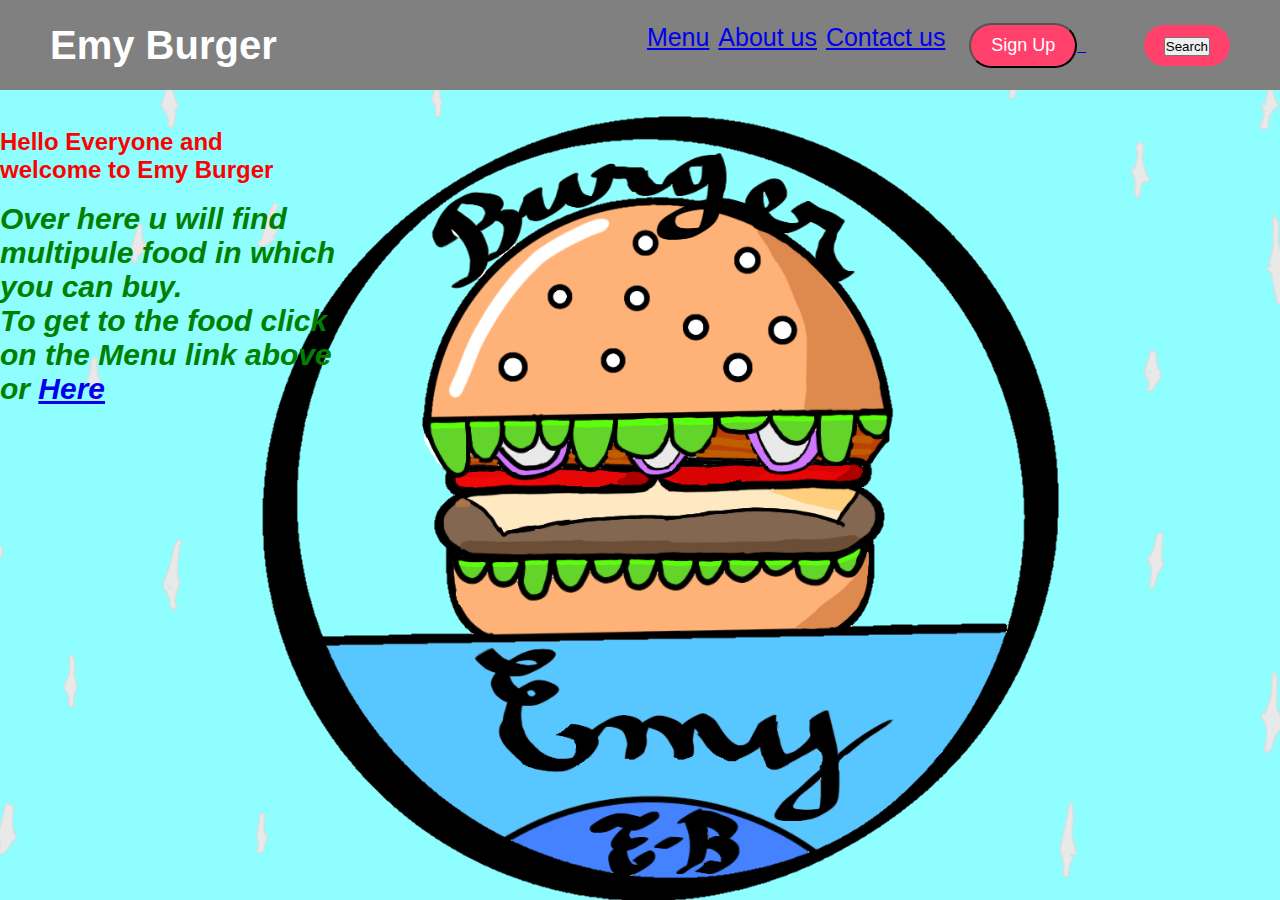
<file: index.html>
<!DOCTYPE html>
<html lang="en">
<head>
    <meta charset="UTF-8"> 
    <meta name="viewport" content="width=device-width, initial-scale=1.0">
    <title>Emy Burger</title>
    <link rel="stylesheet" type="text/css" href="style.css">
    <link rel="shortcut icon" type="x-icon" href="emy burger.png">
    <style>
      body{
    background-image: url(said.png);
    background-repeat: no-repeat;
    background-attachment: fixed;
    background-position: center;
    background-size: cover;   
}
h2{
  color:red;
}
p{
  font-style: italic;
  font-weight: bold;
  font-size: 30px;
  color: green;
}
    </style>
</head>
<body>

<nav>
  <div class="logo"> Emy Burger</div>
    <ul class="menu">
      <li><a href="Menu.html">Menu</a></li>&nbsp;&nbsp;
      <li><a href="about me.html">About us</a></li>&nbsp;&nbsp;
      <li><a href="contact me.html">Contact us</a></li>&nbsp;&nbsp;
      <a href="sign up.html">
      <button class="signup">Sign Up</button>&nbsp;&nbsp;
    </a>
   </ul>
   <div class="button">
     <form>
      <a href="search.html">
        <button type="button">Search</button>
      </a>
     </form>
   </div>
</nav>
<hr>
<!--This is a website about food-->

<br>
<br>
<br>
<br>
<br>
<br>
<br>
<h2>Hello Everyone and</h2>
<h2>welcome to Emy Burger</h2>
<br>
<p>Over here u will find </p>
<p>multipule food in which </p>
<p>you can buy.</p>
<P>To get to the food click</P>
<P>on the Menu link above</p>
<p>or <a href="Menu.html">Here</a></p>








</body>
</html>
</file>
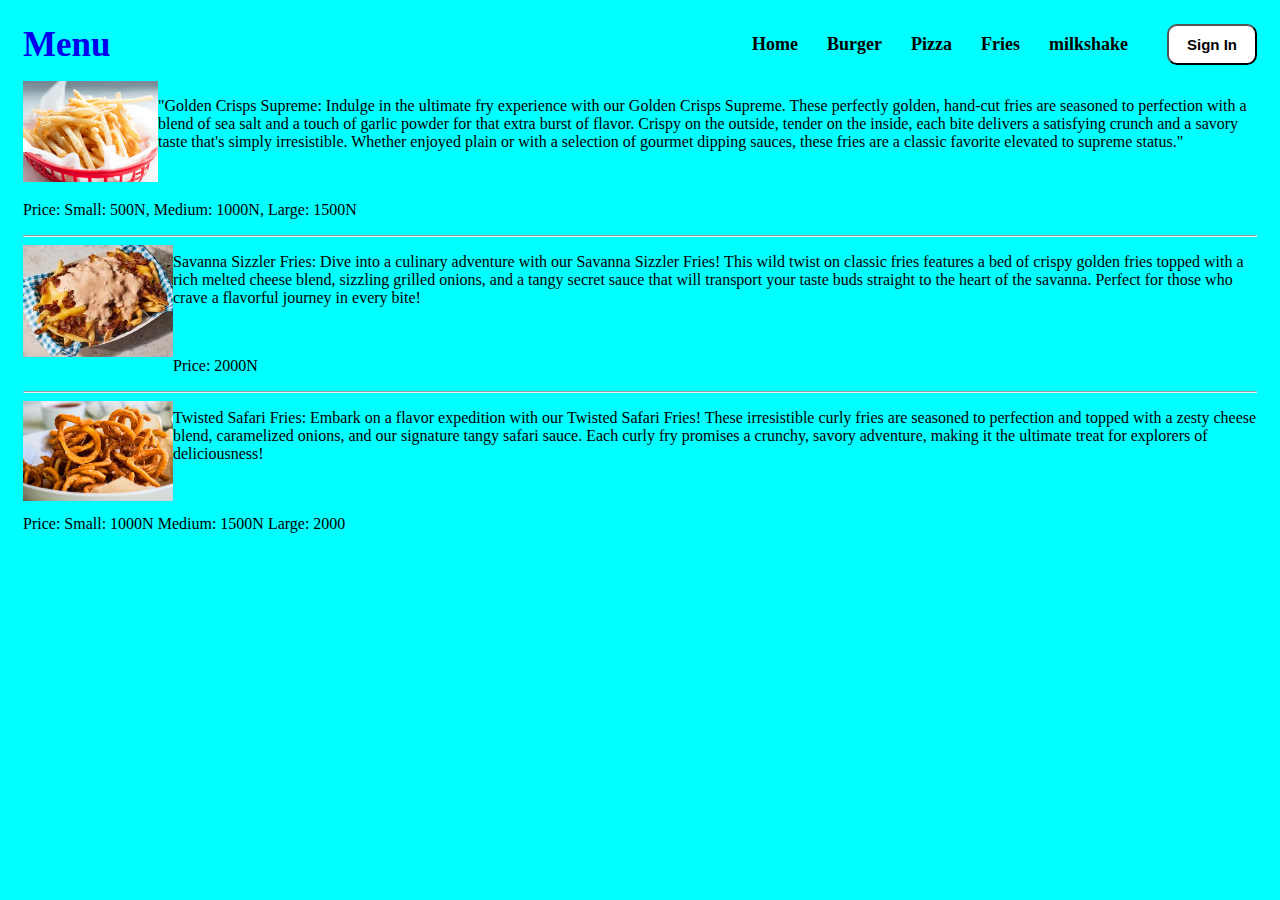
<file: fries.html>
<!DOCTYPE html>
<html lang="en">
<head>
    <meta charset="UTF-8">
    <meta name="viewport" content="width=device-width, initial-scale=1.0">
    <title>Menu</title>
    <link rel="shortcut icon" type="x-icon" href="emy burger.png">
    <style>
        *{
            text-decoration: none;
        }
        .navbar{
            background: cyan;
            padding-right: 15px;
            padding-left: 15px;
        }
        .navdiv{
            display: flex;
            align-items: center;
            justify-content: space-between;
        }
        .logo{
            font-size: 35px;
            font-weight: 600;
            color: black;
        }
        li{
            list-style: none;
            display: inline-block;
        }
        li a{
         color: black;
         font-size: 18px;
         font-weight: bold;
         margin-right: 25px;   
        }
        button{
           background-color: white;
           margin-left: 10px;
           border-radius: 10px;
           padding: 10px;
           width: 90px;
        }
        button a{
            color: black;
            font-weight: bold;
            font-size: 15px;
        }
        body{
           background-color: cyan; 
        }
        img{
            float: left;
        }
        
    </style>
</head>
<body>
<nav class="navbar">
    <div class="navdiv">
       <div class="logo"><a href="#">Menu</a></div>
      <ul>
        <li><a href="index.html">Home</a></li>
        <li><a href="Hamburger.html">Burger</a></li>
        <li><a href="pizza.html">Pizza</a></li>
        <li><a href="fries.html">Fries</a></li>
        <li><a href="milkshake.html">milkshake</a></li>
        <button><a href="sign up.html"> Sign In</a></button>
      </ul>  
    </div>

    <img src="fresh frioes.jpg" width="135px">
    <p>"Golden Crisps Supreme: Indulge in the ultimate fry experience with our Golden Crisps Supreme. These perfectly golden, hand-cut fries are seasoned to perfection with a blend of sea salt and a touch of garlic powder for that extra burst of flavor. Crispy on the outside, tender on the inside, each bite delivers a satisfying crunch and a savory taste that's simply irresistible. Whether enjoyed plain or with a selection of gourmet dipping sauces, these fries are a classic favorite elevated to supreme status."</p>
   <br>
   <p>Price: Small: 500N, Medium: 1000N, Large: 1500N</p>
   <hr>
   <img src="animal frioes.jpg" width="150px">
   <p>Savanna Sizzler Fries: Dive into a culinary adventure with our Savanna Sizzler Fries! This wild twist on classic fries features a bed of crispy golden fries topped with a rich melted cheese blend, sizzling grilled onions, and a tangy secret sauce that will transport your taste buds straight to the heart of the savanna. Perfect for those who crave a flavorful journey in every bite!</p>
   <br>
   <p>Price: 2000N</p>
   <hr>
   <img src="curly frioes.jpg" width="150px">
   <p>Twisted Safari Fries: Embark on a flavor expedition with our Twisted Safari Fries! These irresistible curly fries are seasoned to perfection and topped with a zesty cheese blend, caramelized onions, and our signature tangy safari sauce. Each curly fry promises a crunchy, savory adventure, making it the ultimate treat for explorers of deliciousness!
   <br>
   <br>
   <br>
   <p>Price: Small: 1000N Medium: 1500N Large: 2000</p>





   </p>


</nav>
</body>
</html>
</file>
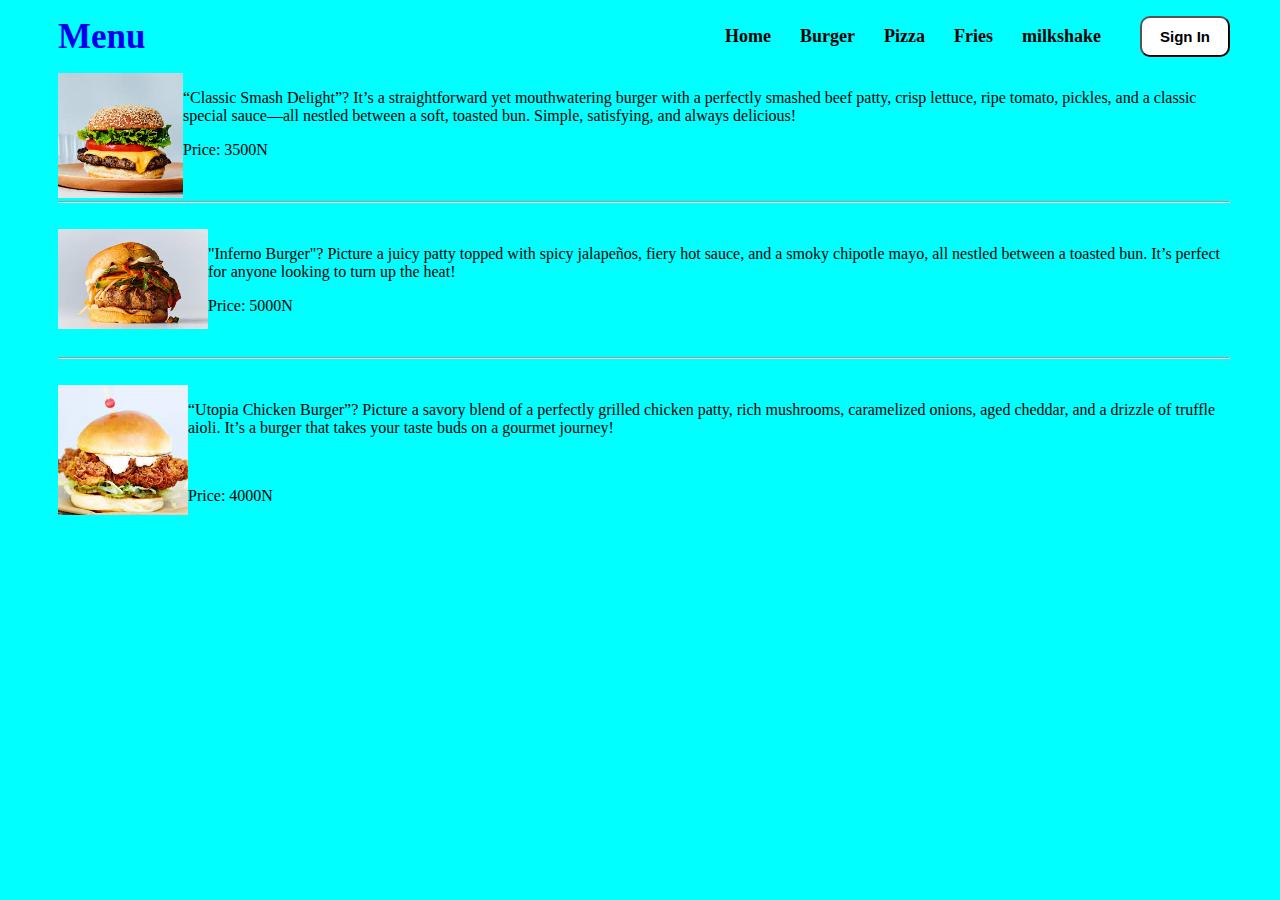
<file: Hamburger.html>
<!DOCTYPE html>
<html lang="en">
<head>
    <meta charset="UTF-8">
    <meta name="viewport" content="width=device-width, initial-scale=1.0">
    <title>Menu</title>
    <link rel="shortcut icon" type="x-icon" href="emy burger.png">
    <style>
        *{
            text-decoration: none;
        }
        .navbar{
            background: cyan;
            padding-right: 15px;
            padding-left: 15px;
            position: fixed;
            padding: 0px 50px;
            top: 0;
            z-index: 1;
        }
        .navdiv{
            display: flex;
            align-items: center;
            justify-content: space-between;
        }
        .logo{
            font-size: 35px;
            font-weight: 600;
            color: black;
        }
        li{
            list-style: none;
            display: inline-block;
        }
        li a{
         color: black;
         font-size: 18px;
         font-weight: bold;
         margin-right: 25px;   
        }
        button{
           background-color: white;
           margin-left: 10px;
           border-radius: 10px;
           padding: 10px;
           width: 90px;
        }
        button a{
            color: black;
            font-weight: bold;
            font-size: 15px;
        }
        body{
          background-color: cyan;
        }
        img{
            float: left ;
        }
        
    </style>
</head>
<body>
<nav class="navbar">
    <div class="navdiv">
       <div class="logo"><a href="#">Menu</a></div>
      <ul>
        <li><a href="index.html">Home</a></li>
        <li><a href="Hamburger.html">Burger</a></li>
        <li><a href="pizza.html">Pizza</a></li>
        <li><a href="fries.html">Fries</a></li>
        <li><a href="milkshake.html">milkshake</a></li>
        <button><a href="sign up.html"> Sign In</a></button>
      </ul>  
    </div>

    <img src="hamburger.jpg" width="125px">
      <p>“Classic Smash Delight”? It’s a straightforward yet mouthwatering burger with a perfectly smashed beef patty, crisp lettuce, ripe tomato, pickles, and a classic special sauce—all nestled between a soft, toasted bun. Simple, satisfying, and always delicious!</p>
    <p>Price: 3500N</p>
    <br>
    <hr>
    <br>
    <img src="spicy burger.jpg" width="150px">
       <p>"Inferno Burger"? Picture a juicy patty topped with spicy jalapeños, fiery hot sauce, and a smoky chipotle mayo, all nestled between a toasted bun. It’s perfect for anyone looking to turn up the heat!
    <br>
    <p>Price: 5000N</p>
       </p>
<br>
<hr>
<br>
   <img src="chiken burger.jpg" width="130px">
   <p>“Utopia Chicken Burger”? Picture a savory blend of a perfectly grilled chicken patty, rich mushrooms, caramelized onions, aged cheddar, and a drizzle of truffle aioli. It’s a burger that takes your taste buds on a gourmet journey!</p>
  <br>
   <p>Price: 4000N</p>








</nav>
</body>
</html>
</file>
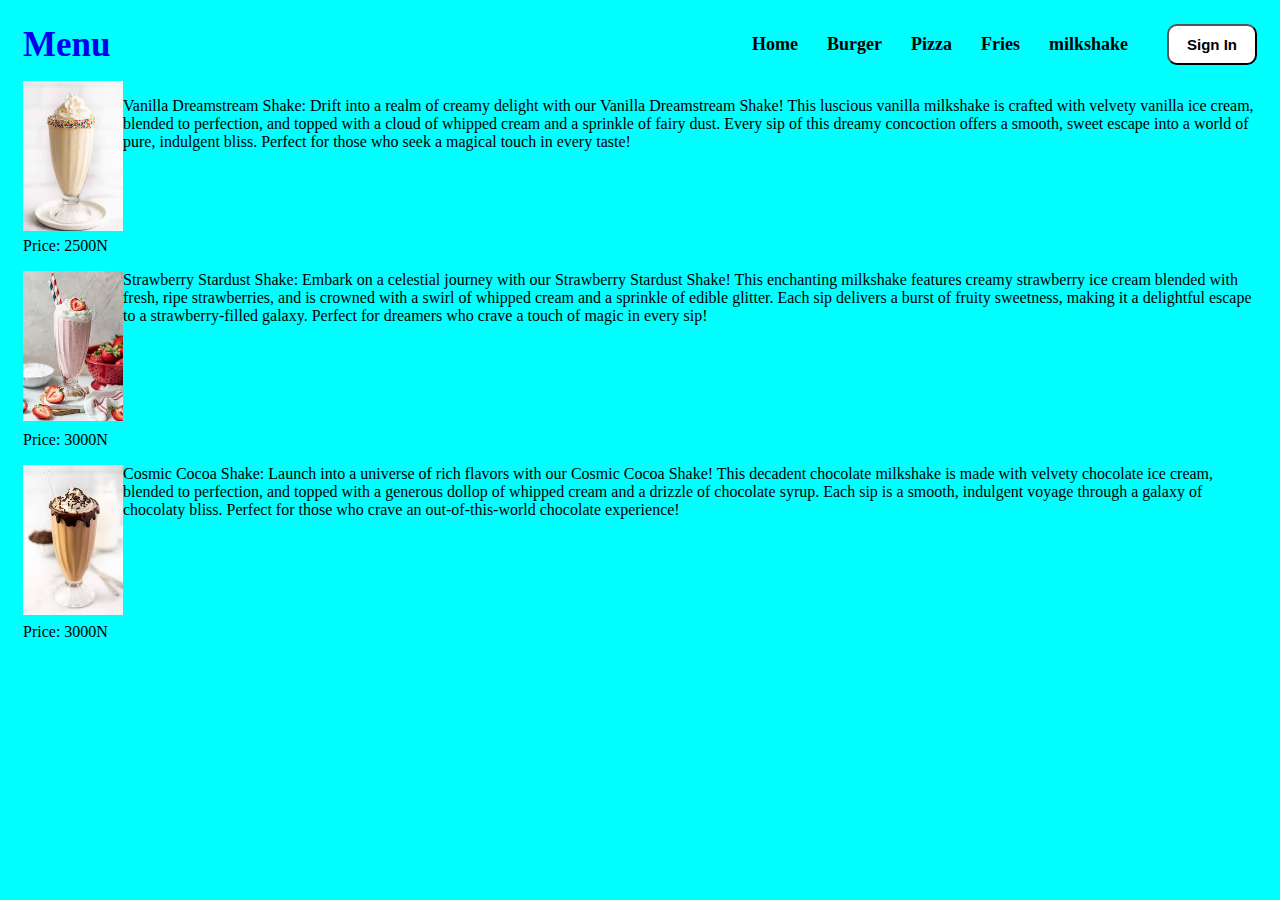
<file: milkshake.html>
<!DOCTYPE html>
<html lang="en">
<head>
    <meta charset="UTF-8">
    <meta name="viewport" content="width=device-width, initial-scale=1.0">
    <title>Menu</title>
    <link rel="shortcut icon" type="x-icon" href="emy burger.png">
    <style>
        *{
            text-decoration: none;
        }
        .navbar{
            background: cyan;
            padding-right: 15px;
            padding-left: 15px;
        }
        .navdiv{
            display: flex;
            align-items: center;
            justify-content: space-between;
        }
        .logo{
            font-size: 35px;
            font-weight: 600;
            color: black;
        }
        li{
            list-style: none;
            display: inline-block;
        }
        li a{
         color: black;
         font-size: 18px;
         font-weight: bold;
         margin-right: 25px;   
        }
        button{
           background-color: white;
           margin-left: 10px;
           border-radius: 10px;
           padding: 10px;
           width: 90px;
        }
        button a{
            color: black;
            font-weight: bold;
            font-size: 15px;
        }
        body{
           background-color: cyan;
        }
        img{
            float: left;
        }
        
    </style>
</head>
<body>
<nav class="navbar">
    <div class="navdiv">
       <div class="logo"><a href="#">Menu</a></div>
      <ul>
        <li><a href="index.html">Home</a></li>
        <li><a href="Hamburger.html">Burger</a></li>
        <li><a href="pizza.html">Pizza</a></li>
        <li><a href="fries.html">Fries</a></li>
        <li><a href="milkshake.html">milkshake</a></li>
        <button><a href="sign up.html"> Sign In</a></button>
      </ul>  
    </div>

<img src="vanila milkshake.jpg" width="100px">
<p>Vanilla Dreamstream Shake: Drift into a realm of creamy delight with our Vanilla Dreamstream Shake! This luscious vanilla milkshake is crafted with velvety vanilla ice cream, blended to perfection, and topped with a cloud of whipped cream and a sprinkle of fairy dust. Every sip of this dreamy concoction offers a smooth, sweet escape into a world of pure, indulgent bliss. Perfect for those who seek a magical touch in every taste!</p>
<br>
<br>
<br>
<p>Price: 2500N</p>
<img src="straberry milkshake.jpg" width="100px">
<p>Strawberry Stardust Shake: Embark on a celestial journey with our Strawberry Stardust Shake! This enchanting milkshake features creamy strawberry ice cream blended with fresh, ripe strawberries, and is crowned with a swirl of whipped cream and a sprinkle of edible glitter. Each sip delivers a burst of fruity sweetness, making it a delightful escape to a strawberry-filled galaxy. Perfect for dreamers who crave a touch of magic in every sip!
<br>
<br>
<br>
<br>
<br>
<br>
<p>Price: 3000N</p>
<img src="chocolate milkshake.jpg" width="100px">
<p>Cosmic Cocoa Shake: Launch into a universe of rich flavors with our Cosmic Cocoa Shake! This decadent chocolate milkshake is made with velvety chocolate ice cream, blended to perfection, and topped with a generous dollop of whipped cream and a drizzle of chocolate syrup. Each sip is a smooth, indulgent voyage through a galaxy of chocolaty bliss. Perfect for those who crave an out-of-this-world chocolate experience!</p>
<br>
<br>
<br>
<br>
<p>Price: 3000N</p>




</p>







</nav>
</body>
</html>
</file>
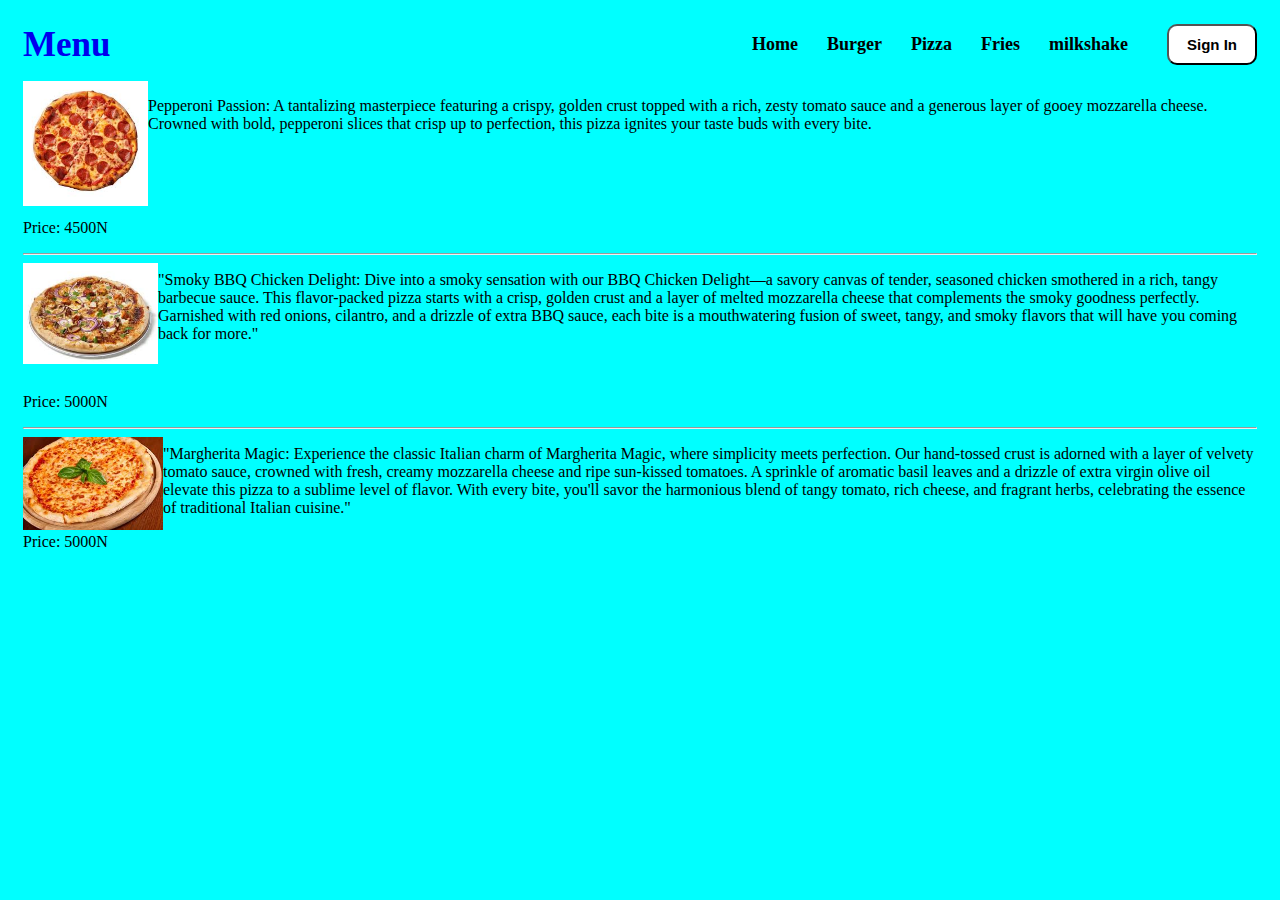
<file: pizza.html>
<!DOCTYPE html>
<html lang="en">
<head>
    <meta charset="UTF-8">
    <meta name="viewport" content="width=device-width, initial-scale=1.0">
    <title>Menu</title>
    <link rel="shortcut icon" type="x-icon" href="emy burger.png">
    <style>
        *{
            text-decoration: none;
        }
        .navbar{
            background: cyan;
            padding-right: 15px;
            padding-left: 15px;
        }
        .navdiv{
            display: flex;
            align-items: center;
            justify-content: space-between;
        }
        .logo{
            font-size: 35px;
            font-weight: 600;
            color: black;
        }
        li{
            list-style: none;
            display: inline-block;
        }
        li a{
         color: black;
         font-size: 18px;
         font-weight: bold;
         margin-right: 25px;   
        }
        button{
           background-color: white;
           margin-left: 10px;
           border-radius: 10px;
           padding: 10px;
           width: 90px;
        }
        button a{
            color: black;
            font-weight: bold;
            font-size: 15px;
        }
        body{
          background-color: cyan;
        }
        img{
            float: left ;
        }
        
    </style>
</head>
<body>
<nav class="navbar">
    <div class="navdiv">
       <div class="logo"><a href="#">Menu</a></div>
      <ul>
        <li><a href="index.html">Home</a></li>
        <li><a href="Hamburger.html">Burger</a></li>
        <li><a href="pizza.html">Pizza</a></li>
        <li><a href="fries.html">Fries</a></li>
        <li><a href="milkshake.html">milkshake</a></li>
        <button><a href="sign up.html"> Sign In</a></button>
      </ul>  
    </div>

<img src="pepe ronni pizza.jpg" width="125">
<p>Pepperoni Passion: A tantalizing masterpiece featuring a crispy, golden crust topped with a rich, zesty tomato sauce and a generous layer of gooey mozzarella cheese. Crowned with bold, pepperoni slices that crisp up to perfection, this pizza ignites your taste buds with every bite. </p>
<br>
<br>
<br>
<p>Price: 4500N</p>
<hr>
<img src="barbeq pizza.jpg" width="135px">
<p>"Smoky BBQ Chicken Delight: Dive into a smoky sensation with our BBQ Chicken Delight—a savory canvas of tender, seasoned chicken smothered in a rich, tangy barbecue sauce. This flavor-packed pizza starts with a crisp, golden crust and a layer of melted mozzarella cheese that complements the smoky goodness perfectly. Garnished with red onions, cilantro, and a drizzle of extra BBQ sauce, each bite is a mouthwatering fusion of sweet, tangy, and smoky flavors that will have you coming back for more."</p>
<br>
<p>Price: 5000N</p>
<hr>
<img src="magarita pizza.jpg" width="140">
<p>"Margherita Magic: Experience the classic Italian charm of Margherita Magic, where simplicity meets perfection. Our hand-tossed crust is adorned with a layer of velvety tomato sauce, crowned with fresh, creamy mozzarella cheese and ripe sun-kissed tomatoes. A sprinkle of aromatic basil leaves and a drizzle of extra virgin olive oil elevate this pizza to a sublime level of flavor. With every bite, you'll savor the harmonious blend of tangy tomato, rich cheese, and fragrant herbs, celebrating the essence of traditional Italian cuisine."</p>
<p>Price: 5000N</p>






</nav>
</body>
</html>
</file>
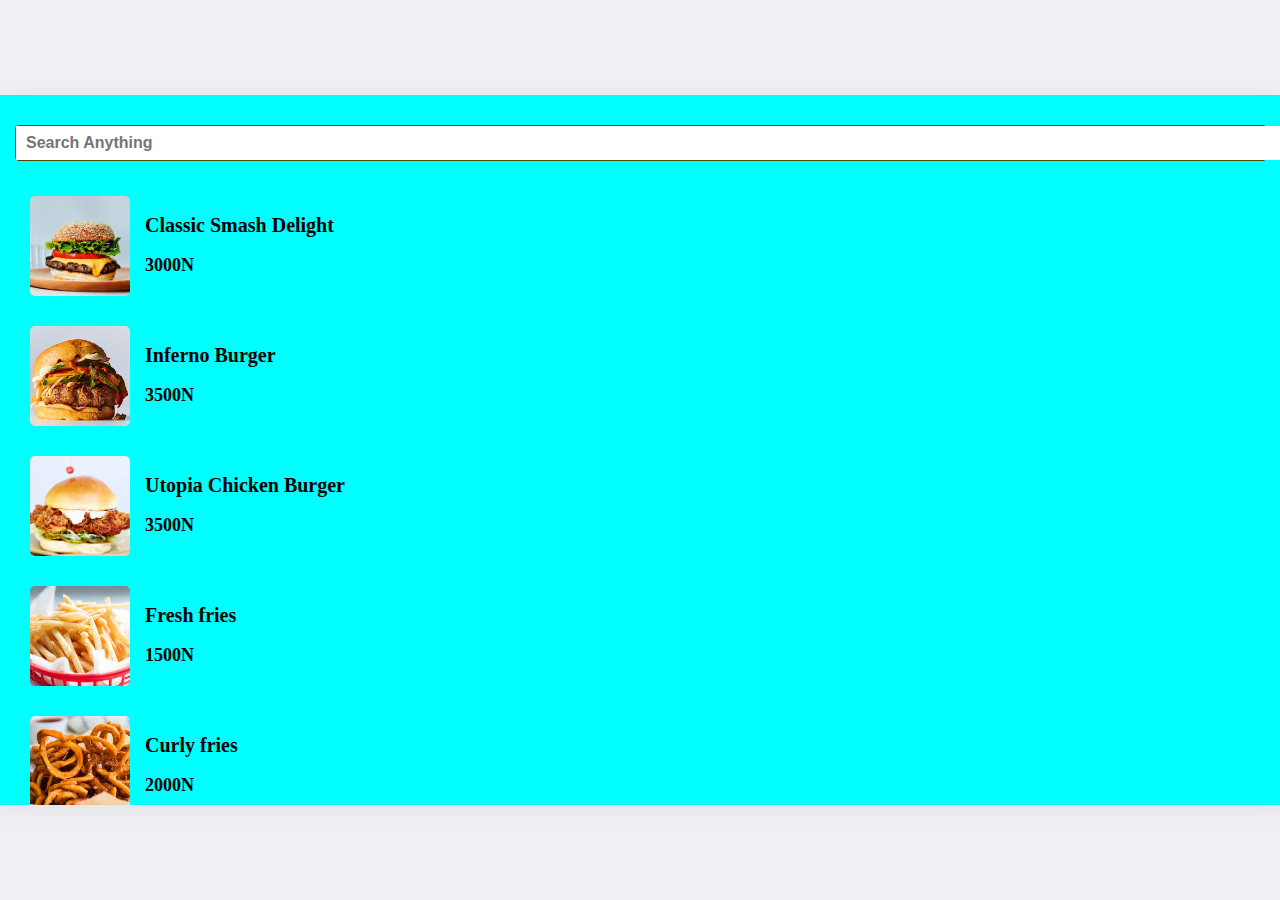
<file: search.html>
<!DOCTYPE html>
<html lang="en">
<head>
  <meta charset="UTF-8">
  <meta name="viewport" content="width=device-width, initial-scale=1.0">
  <title>Search</title>
  <style>
    .container{
      width: 1250px;
      height: 650px;
      background: cyan;
      border-radius: 15px;
      box-shadow: 4px 4px 30px rgba(0, 0, 0, 0.06);
      padding: 30px; 
      overflow-y: scroll;
    }
    body{
      width: 100%;
      height: 100vh;
      background: rgb(240, 239, 243);
      margin: auto;
      display: flex;
      flex-direction: column;
      align-items: center;
      justify-content: center;    
    }
    .container form{
      width: 100%;
      border: 1px solid rgb(82, 74, 2);
      border-radius: 4px;
    }
    .product-list{
      padding: 20px 0;
    }
    .container form input{
      border: none;
      outline: none;
      box-shadow: none;
      width: 100%;
      font-size: 16px;
      font-weight: 600;
      padding: 8px 10px;
    }
    .product{
      display: flex;
      align-items: center;
      cursor: pointer;
      padding: 15px;
    }
    .product img{
      width: 100px;
      height: 100px;
      object-fit: cover;
      border-radius: 5px;
    }
    .product .p-details{
      padding-left: 15px;
    }
    .product .p-details h2{
      font-size: 20px;
      color: black;
    }
    .product .p-details h3{
      font-size: 18px;
    }
  </style>
</head>
<body>
  <section class="container">
      <form>
        <input type="text" name="" id="search-item" placeholder="Search Anything" onkeyup="search()">
      </form>

      <div class="product-list" id="product-list">

        <div class="product">
          <img src="hamburger.jpg" alt="">
          <div class="p-details">
             <h2>Classic Smash Delight</h2>
             <h3>3000N</h3>
          </div>
        </div>
        <div class="product">
          <img src="spicy burger.jpg" alt="">
          <div class="p-details">
             <h2>Inferno Burger</h2>
             <h3>3500N</h3>
          </div>
        </div>
        <div class="product">
          <img src="chiken burger.jpg" alt="">
          <div class="p-details">
             <h2>Utopia Chicken Burger</h2>
             <h3>3500N</h3>
          </div>
        </div>
        <div class="product">
          <img src="fresh frioes.jpg" alt="">
          <div class="p-details">
             <h2>Fresh fries</h2>
             <h3>1500N</h3>
          </div>
        </div>
        <div class="product">
          <img src="curly frioes.jpg" alt="">
          <div class="p-details">
             <h2>Curly fries</h2>
             <h3>2000N</h3>
          </div>
        </div>
        <div class="product">
          <img src="animal frioes.jpg" alt="">
          <div class="p-details">
             <h2>Animal Style fries</h2>
             <h3>2500N</h3>
          </div>
        </div>
        <div class="product">
          <img src="pepe ronni pizza.jpg" alt="">
          <div class="p-details">
             <h2>Pepe Ronni Pza</h2>
             <h3>5000N</h3>
          </div>
        </div>
        <div class="product">
          <img src="barbeq pizza.jpg" alt="">
          <div class="p-details">
             <h2>BBQ Pza</h2>
             <h3>5000N</h3>
          </div>
        </div>
        <div class="product">
          <img src="magarita pizza.jpg" alt="">
          <div class="p-details">
             <h2>Ma-Ga-Ri-Ta Pza</h2>
             <h3>2500N</h3>
          </div>
        </div>
        <div class="product">
          <img src="vanila milkshake.jpg" alt="">
          <div class="p-details">
             <h2>Vanila milkshake</h2>
             <h3>2500N</h3>
          </div>
        </div>
        <div class="product">
          <img src="chocolate milkshake.jpg" alt="">
          <div class="p-details">
             <h2>choco shako</h2>
             <h3>2500N</h3>
          </div>
        </div>
        <div class="product">
          <img src="straberry milkshake.jpg" alt="">
          <div class="p-details">
             <h2>straberry milkshakky</h2>
             <h3>2500N</h3>
          </div>
        </div>
      </div>
  </section>
  <script src="script.js"></script>
</body>
</html>
</file>
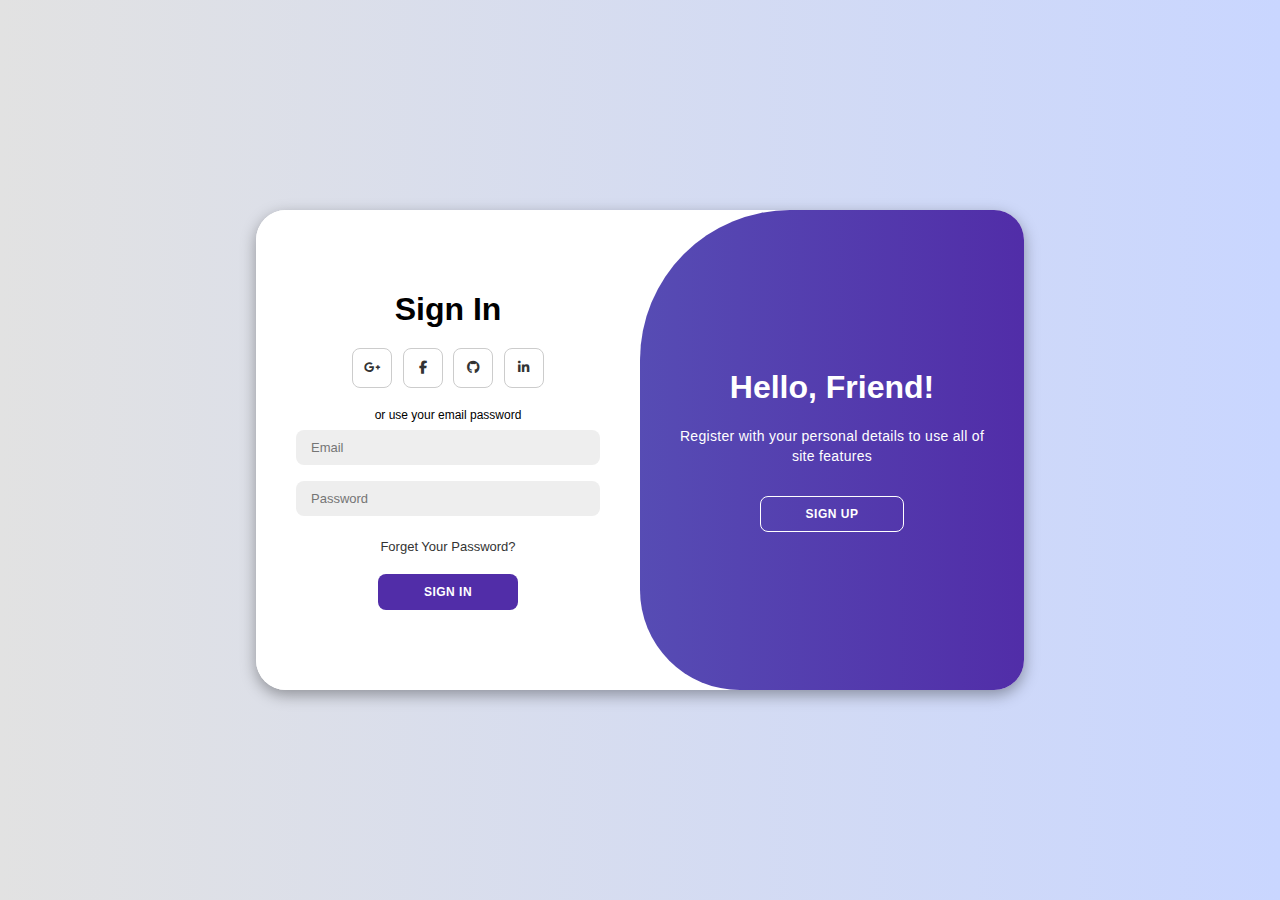
<file: sign up.html>
<!DOCTYPE html>
<html lang="en">

<head>
    <meta charset="UTF-8">
    <meta name="viewport" content="width=device-width, initial-scale=1.0">
    <link rel="stylesheet" href="https://cdnjs.cloudflare.com/ajax/libs/font-awesome/6.4.2/css/all.min.css">
    <link rel="stylesheet" href="style.css">
    <title>Sign In/Sign Up</title>
    <style>
*{
    margin: 0;
    padding: 0;
    box-sizing: border-box;
    font-family: 'Montserrat', sans-serif;
}

body{
    background-color: #c9d6ff;
    background: linear-gradient(to right, #e2e2e2, #c9d6ff);
    display: flex;
    align-items: center;
    justify-content: center;
    flex-direction: column;
    height: 100vh;
}

.container{
    background-color: #fff;
    border-radius: 30px;
    box-shadow: 0 5px 15px rgba(0, 0, 0, 0.35);
    position: relative;
    overflow: hidden;
    width: 768px;
    max-width: 100%;
    min-height: 480px;
}

.container p{
    font-size: 14px;
    line-height: 20px;
    letter-spacing: 0.3px;
    margin: 20px 0;
}

.container span{
    font-size: 12px;
}

.container a{
    color: #333;
    font-size: 13px;
    text-decoration: none;
    margin: 15px 0 10px;
}

.container button{
    background-color: #512da8;
    color: #fff;
    font-size: 12px;
    padding: 10px 45px;
    border: 1px solid transparent;
    border-radius: 8px;
    font-weight: 600;
    letter-spacing: 0.5px;
    text-transform: uppercase;
    margin-top: 10px;
    cursor: pointer;
}

.container button.hidden{
    background-color: transparent;
    border-color: #fff;
}

.container form{
    background-color: #fff;
    display: flex;
    align-items: center;
    justify-content: center;
    flex-direction: column;
    padding: 0 40px;
    height: 100%;
}

.container input{
    background-color: #eee;
    border: none;
    margin: 8px 0;
    padding: 10px 15px;
    font-size: 13px;
    border-radius: 8px;
    width: 100%;
    outline: none;
}

.form-container{
    position: absolute;
    top: 0;
    height: 100%;
    transition: all 0.6s ease-in-out;
}

.sign-in{
    left: 0;
    width: 50%;
    z-index: 2;
}

.container.active .sign-in{
    transform: translateX(100%);
}

.sign-up{
    left: 0;
    width: 50%;
    opacity: 0;
    z-index: 1;
}

.container.active .sign-up{
    transform: translateX(100%);
    opacity: 1;
    z-index: 5;
    animation: move 0.6s;
}

@keyframes move{
    0%, 49.99%{
        opacity: 0;
        z-index: 1;
    }
    50%, 100%{
        opacity: 1;
        z-index: 5;
    }
}

.social-icons{
    margin: 20px 0;
}

.social-icons a{
    border: 1px solid #ccc;
    border-radius: 20%;
    display: inline-flex;
    justify-content: center;
    align-items: center;
    margin: 0 3px;
    width: 40px;
    height: 40px;
}

.toggle-container{
    position: absolute;
    top: 0;
    left: 50%;
    width: 50%;
    height: 100%;
    overflow: hidden;
    transition: all 0.6s ease-in-out;
    border-radius: 150px 0 0 100px;
    z-index: 1000;
}

.container.active .toggle-container{
    transform: translateX(-100%);
    border-radius: 0 150px 100px 0;
}

.toggle{
    background-color: #512da8;
    height: 100%;
    background: linear-gradient(to right, #5c6bc0, #512da8);
    color: #fff;
    position: relative;
    left: -100%;
    height: 100%;
    width: 200%;
    transform: translateX(0);
    transition: all 0.6s ease-in-out;
}

.container.active .toggle{
    transform: translateX(50%);
}

.toggle-panel{
    position: absolute;
    width: 50%;
    height: 100%;
    display: flex;
    align-items: center;
    justify-content: center;
    flex-direction: column;
    padding: 0 30px;
    text-align: center;
    top: 0;
    transform: translateX(0);
    transition: all 0.6s ease-in-out;
}

.toggle-left{
    transform: translateX(-200%);
}

.container.active .toggle-left{
    transform: translateX(0);
}

.toggle-right{
    right: 0;
    transform: translateX(0);
}

.container.active .toggle-right{
    transform: translateX(200%);
}
    </style>
</head>

<body>

    <div class="container" id="container">
        <div class="form-container sign-up">
            <form>
                <h1>Create Account</h1>
                <div class="social-icons">
                    <a href="#" class="icon"><i class="fa-brands fa-google-plus-g"></i></a>
                    <a href="#" class="icon"><i class="fa-brands fa-facebook-f"></i></a>
                    <a href="#" class="icon"><i class="fa-brands fa-github"></i></a>
                    <a href="#" class="icon"><i class="fa-brands fa-linkedin-in"></i></a>
                </div>
                <span>or use your email for registeration</span>
                <input type="text" placeholder="Name">
                <input type="email" placeholder="Email">
                <input type="password" placeholder="Password">
                <button>Sign Up</button>
            </form>
        </div>
        <div class="form-container sign-in">
            <form>
                <h1>Sign In</h1>
                <div class="social-icons">
                    <a href="#" class="icon"><i class="fa-brands fa-google-plus-g"></i></a>
                    <a href="#" class="icon"><i class="fa-brands fa-facebook-f"></i></a>
                    <a href="#" class="icon"><i class="fa-brands fa-github"></i></a>
                    <a href="#" class="icon"><i class="fa-brands fa-linkedin-in"></i></a>
                </div>
                <span>or use your email password</span>
                <input type="email" placeholder="Email">
                <input type="password" placeholder="Password">
                <a href="#">Forget Your Password?</a>
                <button>Sign In</button>
            </form>
        </div>
        <div class="toggle-container">
            <div class="toggle">
                <div class="toggle-panel toggle-left">
                    <h1>Welcome Back!</h1>
                    <p>Enter your personal details to use all of site features</p>
                    <button class="hidden" id="login">Sign In</button>
                </div>
                <div class="toggle-panel toggle-right">
                    <h1>Hello, Friend!</h1>
                    <p>Register with your personal details to use all of site features</p>
                    <button class="hidden" id="register">Sign Up</button>
                </div>
            </div>
        </div>
    </div>

    <script src="script.js"></script>
</body>

</html>
</file>
<file: style.css>
*{
    margin:0px;
    padding:0px;
    box-sizing: border-box;
    font-family: sans-serif;
}
nav{
    width: 1280px;
    height: 90px;
    background-color: grey ;
    color: #fff;
    display: flex;
    justify-content: space-between;
    align-items: center;
    padding:0px 50px;
    position: fixed;
    top:0;
    z-index: 1;
}
.logo{
    font-size: 40px;
    font-weight: bold;
}
.menu{
   width:65%;
   display: flex; 
   justify-content: right;
   list-style: none;
}
.menu li{
  font-size: 25px;
  color: #fff;
  text-decoration: none;
  transition: 0.3s ease;
  align-items: center;  
}
.menu li a:hover{
    color: #ccc;
}
.signup{
    background-color: #ff416c;
    color: #fff;
    font-size: 18px;
    border-radius: 25px;
    padding:10px 20px;
    margin-left: 15px;
    cursor: pointer;
    transition: 0.3s ease;
}
.signup:hover{
    background-color: #ff4b2b;
}
.button{
    background-color: #ff416c;
    color: #fff;
    font-size: 18px;
    border-radius: 25px;
    padding:10px 20px;
    margin-left: 15px;
    cursor: pointer;
    transition: 0.3s ease;
}
.button:hover{
    background-color: #ff4b2b;
}
</file>
